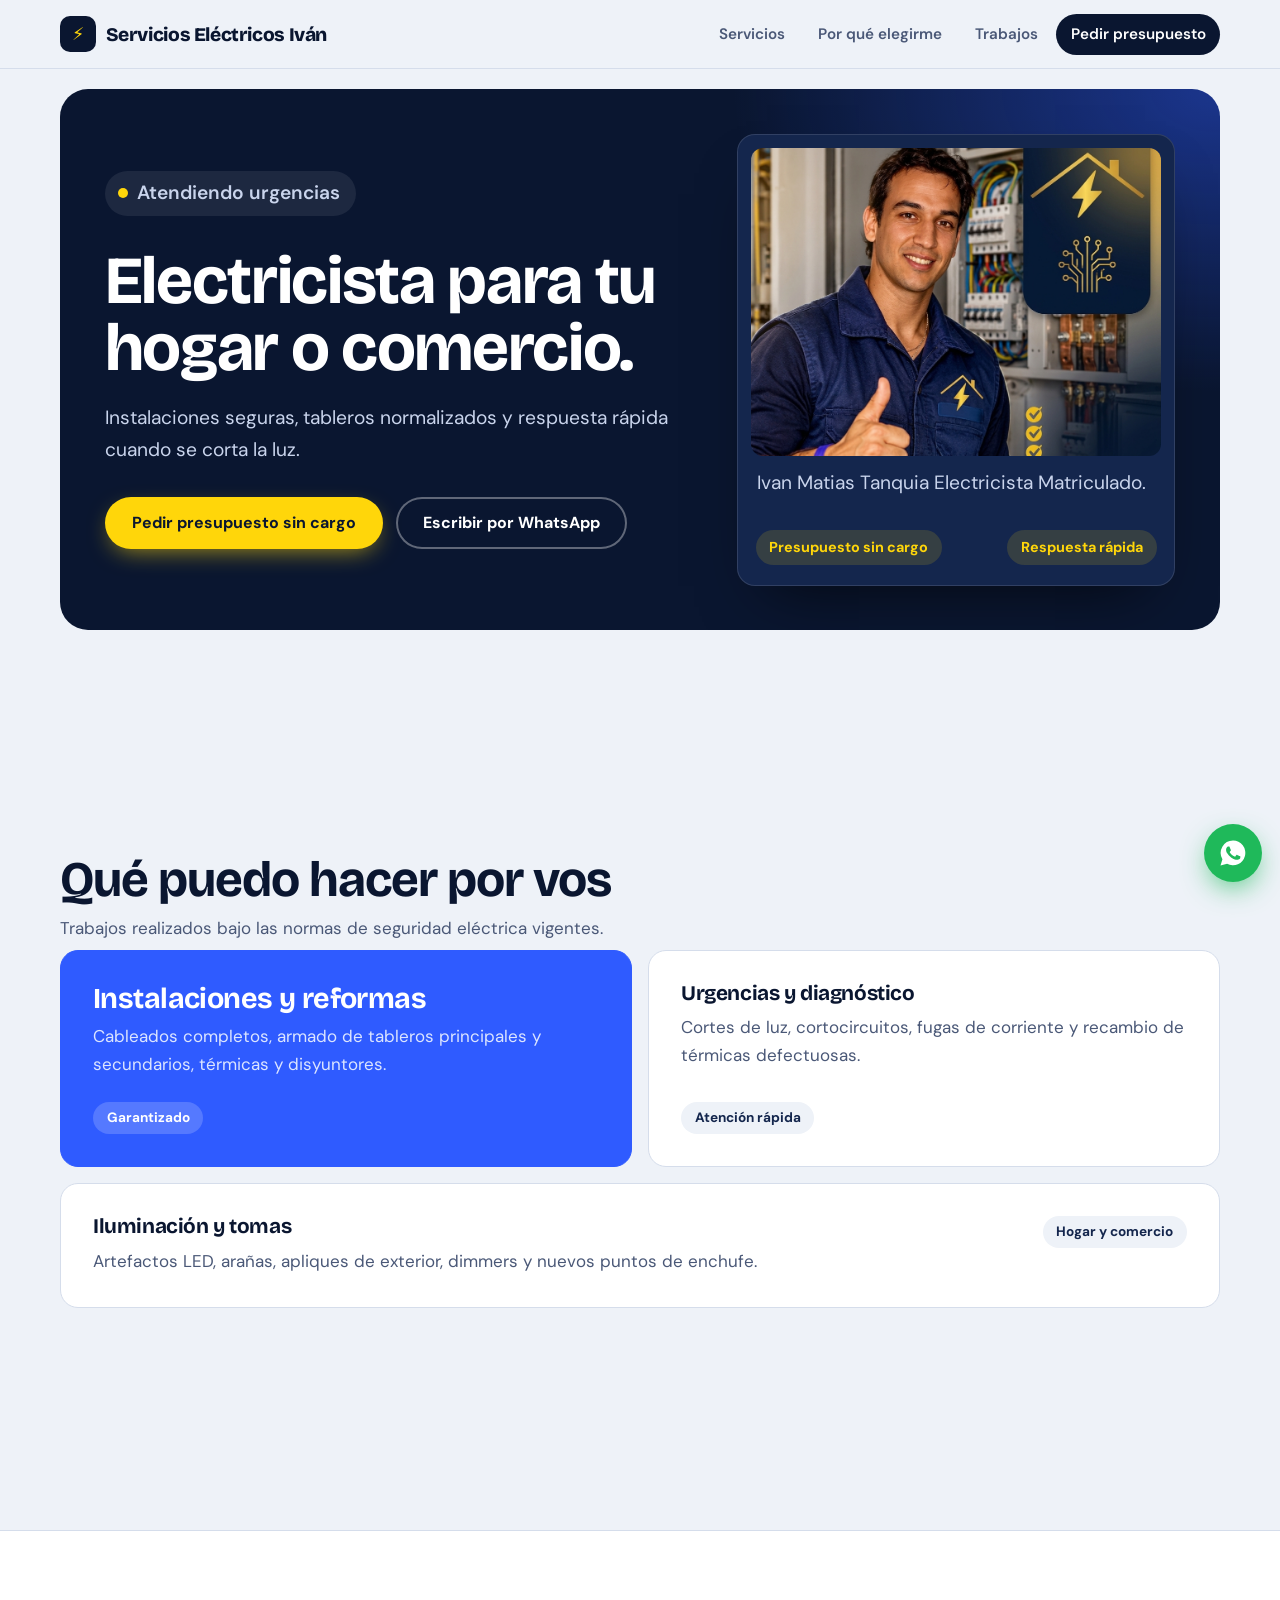
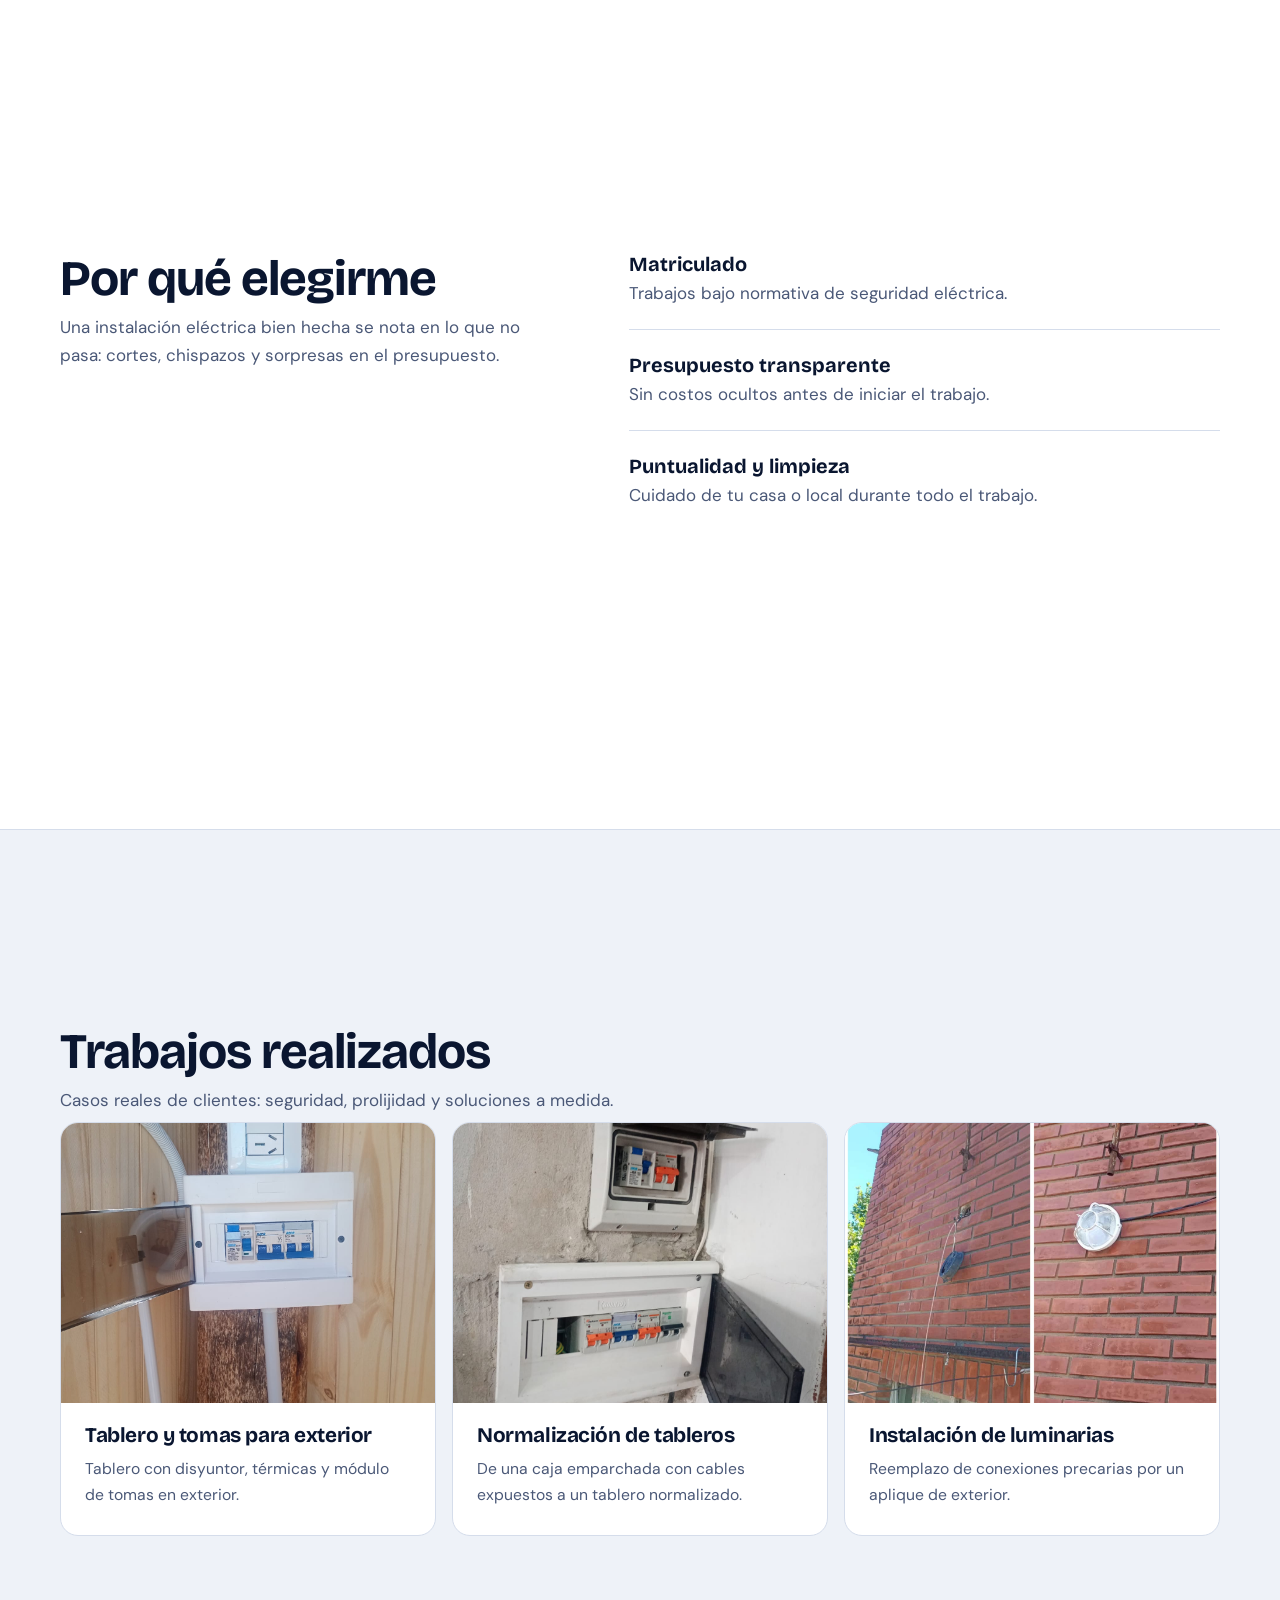
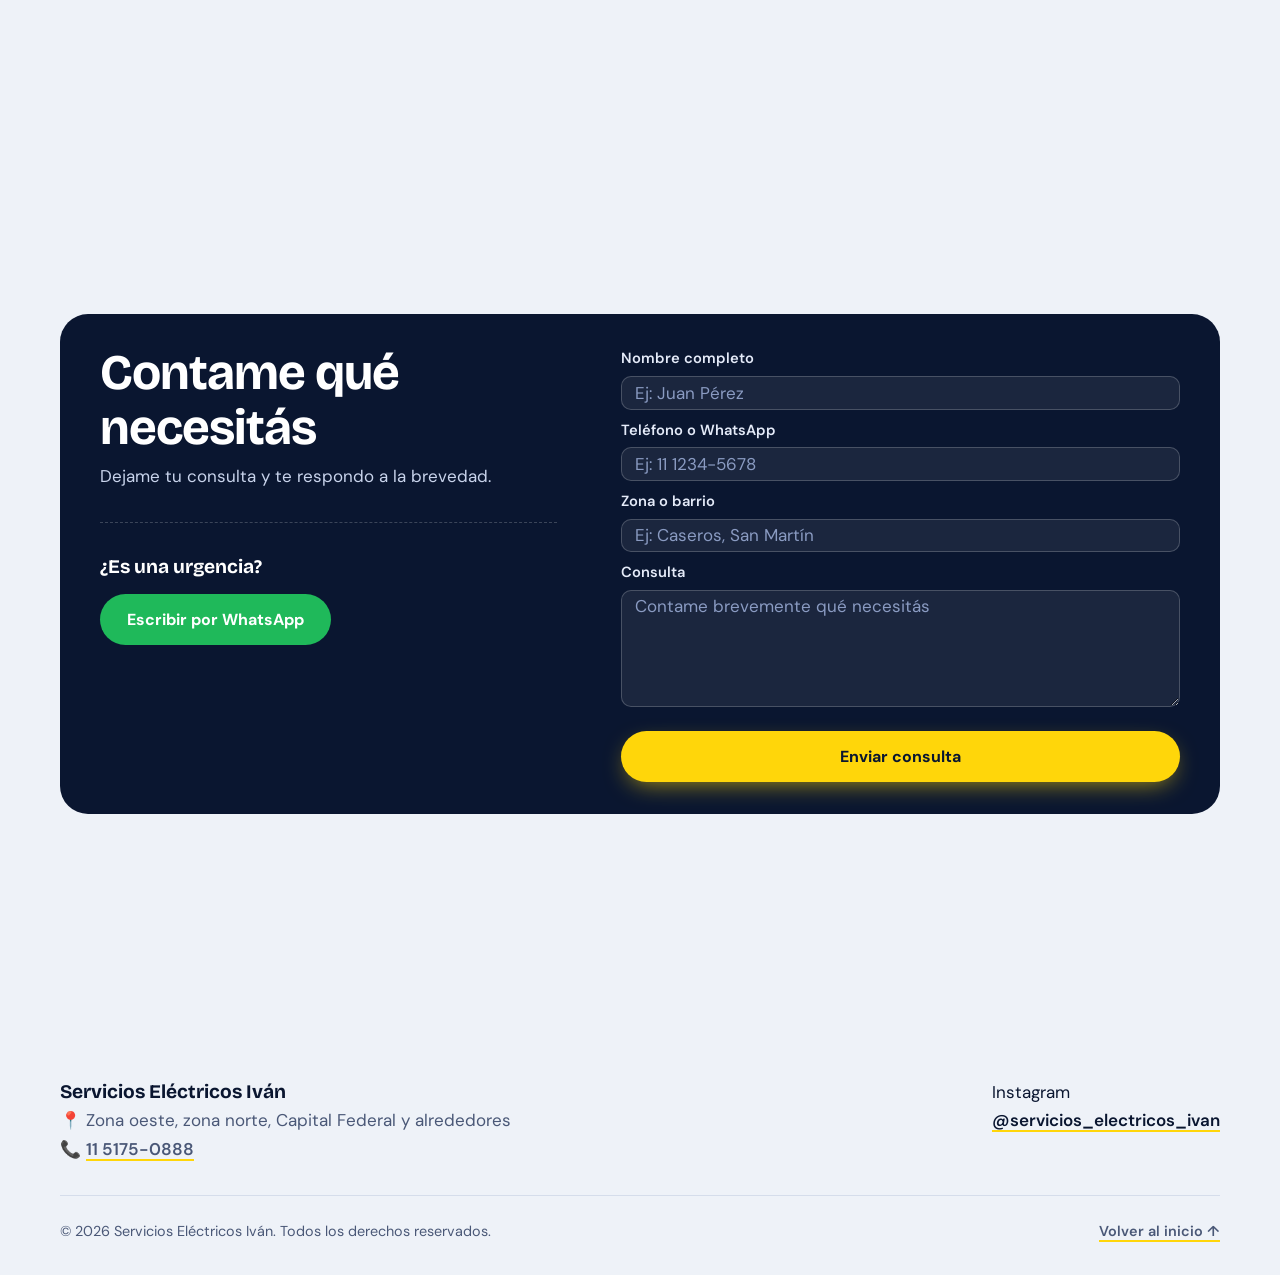
<file: index.html>
<!DOCTYPE html>
<html lang="es-AR">
<head>
  <meta charset="UTF-8">
  <meta name="viewport" content="width=device-width, initial-scale=1.0">
  <meta name="theme-color" content="#0A1630">
  <title>Electricista matriculado en Tres de Febrero | Servicios Eléctricos Iván</title>
  <meta name="description" content="Electricista matriculado en zona oeste, zona norte y CABA. Instalaciones, tableros, urgencias y reparaciones. Presupuesto sin cargo.">

  <!-- Open Graph: vista previa al compartir por WhatsApp -->
  <meta property="og:title" content="Servicios Eléctricos Iván | Electricista matriculado">
  <meta property="og:description" content="Soluciones rápidas, seguras y garantizadas para tu hogar o comercio.">
  <meta property="og:image" content="img/tablero-nuevo.jpeg"> <!-- ideal: URL absoluta de tu dominio -->
  <meta property="og:type" content="website">
  <meta property="og:locale" content="es_AR">

  <link rel="icon" href="favicon.ico" type="image/x-icon">

  <!-- Tipografías -->
  <link rel="preconnect" href="https://fonts.googleapis.com">
  <link rel="preconnect" href="https://fonts.gstatic.com" crossorigin>
  <link href="https://fonts.googleapis.com/css2?family=Bricolage+Grotesque:opsz,wght@12..96,600;12..96,800&family=DM+Sans:wght@400;500;700&display=swap" rel="stylesheet">

  <link rel="stylesheet" href="css/estilos.css">

  <!-- Datos estructurados: ayudan a aparecer en Google Maps y búsquedas locales -->
  <script type="application/ld+json">
  {
    "@context": "https://schema.org",
    "@type": "Electrician",
    "name": "Servicios Eléctricos Iván",
    "telephone": "+5491151750888",
    "areaServed": ["Zona Oeste", "Zona Norte", "Ciudad Autónoma de Buenos Aires"],
    "sameAs": ["https://www.instagram.com/servicio_electricos_ivan"]
  }
  </script>
</head>

<body id="inicio">

  <header class="header">
    <div class="contenedor header-in">
      <a href="#inicio" class="marca" aria-label="Servicios Eléctricos Iván, ir al inicio">
        <span class="marca-rayo" aria-hidden="true">⚡</span>
        Servicios Eléctricos Iván
      </a>
      <nav class="nav" aria-label="Principal">
        <ul>
          <li><a href="#servicios">Servicios</a></li>
          <li><a href="#sobre-mi">Por qué elegirme</a></li>
          <li><a href="#trabajos">Trabajos</a></li>
          <li><a href="#contacto" class="nav-cta">Pedir presupuesto</a></li>
        </ul>
      </nav>
    </div>
  </header>

  <main>
    <!-- HERO -->
    <section class="hero">
      <div class="contenedor">
        <div class="hero-caja">
          <div>
            <p class="hero-estado"><span class="led" aria-hidden="true"></span> Atendiendo urgencias</p>
            <h1>Electricista para tu hogar o comercio.</h1>
            <p>Instalaciones seguras, tableros normalizados y respuesta rápida cuando se corta la luz.</p>
            <div class="hero-botones">
              <a href="#contacto" class="btn btn-senal">Pedir presupuesto sin cargo</a>
              <a href="https://wa.me/5491151750888?text=Hola,%20vi%20tu%20p%C3%A1gina%20web%20y%20quiero%20consultar%20por%20un%20presupuesto"
                 target="_blank" rel="noopener noreferrer" class="btn btn-borde">Escribir por WhatsApp</a>
            </div>
          </div>

          <!-- Foto real + puntos clave en lenguaje simple -->
          <div class="hero-foto">
            <img src="img/ivan-tablero.jpg" alt="Ivan y un tablero eléctrico" >
            <p class="hero-foto-pie">Ivan Matias Tanquia Electricista Matriculado.</p>
            <ul class="hero-puntos">
              <li>Presupuesto sin cargo</li>
              <li>Respuesta rápida</li>
            </ul>
          </div>
        </div>
      </div>
    </section>

    <!-- SERVICIOS -->
    <section id="servicios" class="seccion">
      <div class="contenedor">
        <h2>Qué puedo hacer por vos</h2>
        <p class="intro">Trabajos realizados bajo las normas de seguridad eléctrica vigentes.</p>

        <div class="bento">
          <article class="bloque bloque-grande">
            <div>
              <h3>Instalaciones y reformas</h3>
              <p>Cableados completos, armado de tableros principales y secundarios, térmicas y disyuntores.</p>
            </div>
            <span class="etiqueta">Garantizado</span>
          </article>

          <article class="bloque">
            <div>
              <h3>Urgencias y diagnóstico</h3>
              <p>Cortes de luz, cortocircuitos, fugas de corriente y recambio de térmicas defectuosas.</p>
            </div>
            <span class="etiqueta">Atención rápida</span>
          </article>

          <article class="bloque">
            <div>
              <h3>Iluminación y tomas</h3>
              <p>Artefactos LED, arañas, apliques de exterior, dimmers y nuevos puntos de enchufe.</p>
            </div>
            <span class="etiqueta">Hogar y comercio</span>
          </article>
        </div>
      </div>
    </section>

    <!-- POR QUÉ ELEGIRME -->
    <section id="sobre-mi" class="seccion confianza">
      <div class="contenedor confianza-grid">
        <div>
          <h2>Por qué elegirme</h2>
          <p class="intro">Una instalación eléctrica bien hecha se nota en lo que no pasa: cortes, chispazos y sorpresas en el presupuesto.</p>
        </div>
        <ul class="beneficios">
          <li><strong>Matriculado</strong><span>Trabajos bajo normativa de seguridad eléctrica.</span></li>
          <li><strong>Presupuesto transparente</strong><span>Sin costos ocultos antes de iniciar el trabajo.</span></li>
          <li><strong>Puntualidad y limpieza</strong><span>Cuidado de tu casa o local durante todo el trabajo.</span></li>
        </ul>
      </div>
    </section>

    <!-- TRABAJOS -->
    <section id="trabajos" class="seccion">
      <div class="contenedor">
        <h2>Trabajos realizados</h2>
        <p class="intro">Casos reales de clientes: seguridad, prolijidad y soluciones a medida.</p>

        <div class="galeria">
          <article class="trabajo">
            <div class="trabajo-img">
              <img src="img/tablero-nuevo.jpeg" alt="Tablero eléctrico para iluminación y bomba de pileta" loading="lazy" width="700" height="500">
            </div>
            <div class="trabajo-info">
              <h3>Tablero y tomas para exterior</h3>
              <p>Tablero con disyuntor, térmicas y módulo de tomas en exterior.</p>
            </div>
          </article>

          <article class="trabajo">
            <div class="trabajo-img">
              <img src="img/tablero-despues.jpeg" alt="Antes y después de la reestructuración de un tablero eléctrico" loading="lazy" width="700" height="500">
            </div>
            <div class="trabajo-info">
              <h3>Normalización de tableros</h3>
              <p>De una caja emparchada con cables expuestos a un tablero normalizado.</p>
            </div>
          </article>

          <article class="trabajo">
            <div class="trabajo-img">
              <img src="img/iluminacion.jpeg" alt="Antes y después de instalar un aplique tortuga en una fachada" loading="lazy" width="700" height="500">
            </div>
            <div class="trabajo-info">
              <h3>Instalación de luminarias</h3>
              <p>Reemplazo de conexiones precarias por un aplique de exterior.</p>
            </div>
          </article>
        </div>
      </div>
    </section>

    <!-- CONTACTO -->
    <section id="contacto" class="seccion" style="padding-top:0">
      <div class="contenedor">
        <div class="contacto-caja">
          <div>
            <h2>Contame qué necesitás</h2>
            <p>Dejame tu consulta y te respondo a la brevedad.</p>
            <div class="urgencia">
              <strong>¿Es una urgencia?</strong>
              <a href="https://wa.me/5491151750888?text=Hola,%20vi%20tu%20p%C3%A1gina%20web%20y%20quiero%20consultar%20por%20un%20presupuesto"
                 target="_blank" rel="noopener noreferrer" class="btn btn-wsp">Escribir por WhatsApp</a>
            </div>
          </div>

          <form action="https://formspree.io/f/xzedejrn" method="POST" class="form">
            <!-- Al publicar, reemplazá por la URL real de tu sitio -->
            <input type="hidden" name="_next" value="https://servicioselectricosivan.com.ar/gracias.html">

            <div class="campo">
              <label for="nombre">Nombre completo</label>
              <input type="text" id="nombre" name="nombre" placeholder="Ej: Juan Pérez" autocomplete="name" required>
            </div>
            <div class="campo">
              <label for="telefono">Teléfono o WhatsApp</label>
              <input type="tel" id="telefono" name="telefono" placeholder="Ej: 11 1234-5678" autocomplete="tel" required>
            </div>
            <div class="campo">
              <label for="zona">Zona o barrio</label>
              <input type="text" id="zona" name="zona" placeholder="Ej: Caseros, San Martín">
            </div>
            <div class="campo">
              <label for="mensaje">Consulta</label>
              <textarea id="mensaje" name="mensaje" rows="4" placeholder="Contame brevemente qué necesitás" required></textarea>
            </div>
            <button type="submit" class="btn btn-senal" id="boton">Enviar consulta</button>
          </form>
        </div>
      </div>
    </section>
  </main>

  <footer class="footer">
    <div class="contenedor">
      <div class="footer-in">
        <address>
          <strong>Servicios Eléctricos Iván</strong><br>
          📍 Zona oeste, zona norte, Capital Federal y alrededores<br>
          📞 <a href="tel:+5491151750888">11 5175-0888</a>
        </address>
        <div>
          Instagram<br>
          <a href="https://www.instagram.com/servicios_electricos_ivan" target="_blank" rel="noopener noreferrer">@servicios_electricos_ivan</a>
        </div>
      </div>
      <div class="footer-pie">
        <span>&copy; 2026 Servicios Eléctricos Iván. Todos los derechos reservados.</span>
        <a href="#inicio">Volver al inicio ↑</a>
      </div>
    </div>
  </footer>

  <!-- WhatsApp flotante -->
  <a class="wsp-flotante" href="https://wa.me/5491151750888?text=Hola,%20vi%20tu%20p%C3%A1gina%20web%20y%20quiero%20consultar%20por%20un%20presupuesto"
     target="_blank" rel="noopener noreferrer" aria-label="Escribir por WhatsApp">
    <svg viewBox="0 0 24 24" aria-hidden="true"><path d="M12.04 2a9.9 9.9 0 0 0-8.5 14.9L2 22l5.27-1.38A9.9 9.9 0 1 0 12.04 2Zm5.8 14.05c-.25.7-1.45 1.33-2 1.38-.52.05-1 .24-3.4-.7-2.87-1.13-4.7-4.07-4.84-4.26-.14-.19-1.15-1.53-1.15-2.92s.73-2.07.99-2.35c.26-.28.56-.35.75-.35h.54c.17 0 .41-.07.64.49.24.57.8 1.97.87 2.11.07.14.12.31.02.5-.09.19-.14.31-.28.47-.14.17-.3.37-.42.5-.14.14-.29.29-.12.57.16.28.73 1.2 1.56 1.94 1.07.95 1.98 1.25 2.26 1.39.28.14.45.12.61-.07.17-.19.7-.82.89-1.1.19-.28.38-.23.64-.14.26.09 1.65.78 1.93.92.28.14.47.21.54.33.07.12.07.68-.18 1.38Z"/></svg>
  </a>

</body>
</html>
</file>
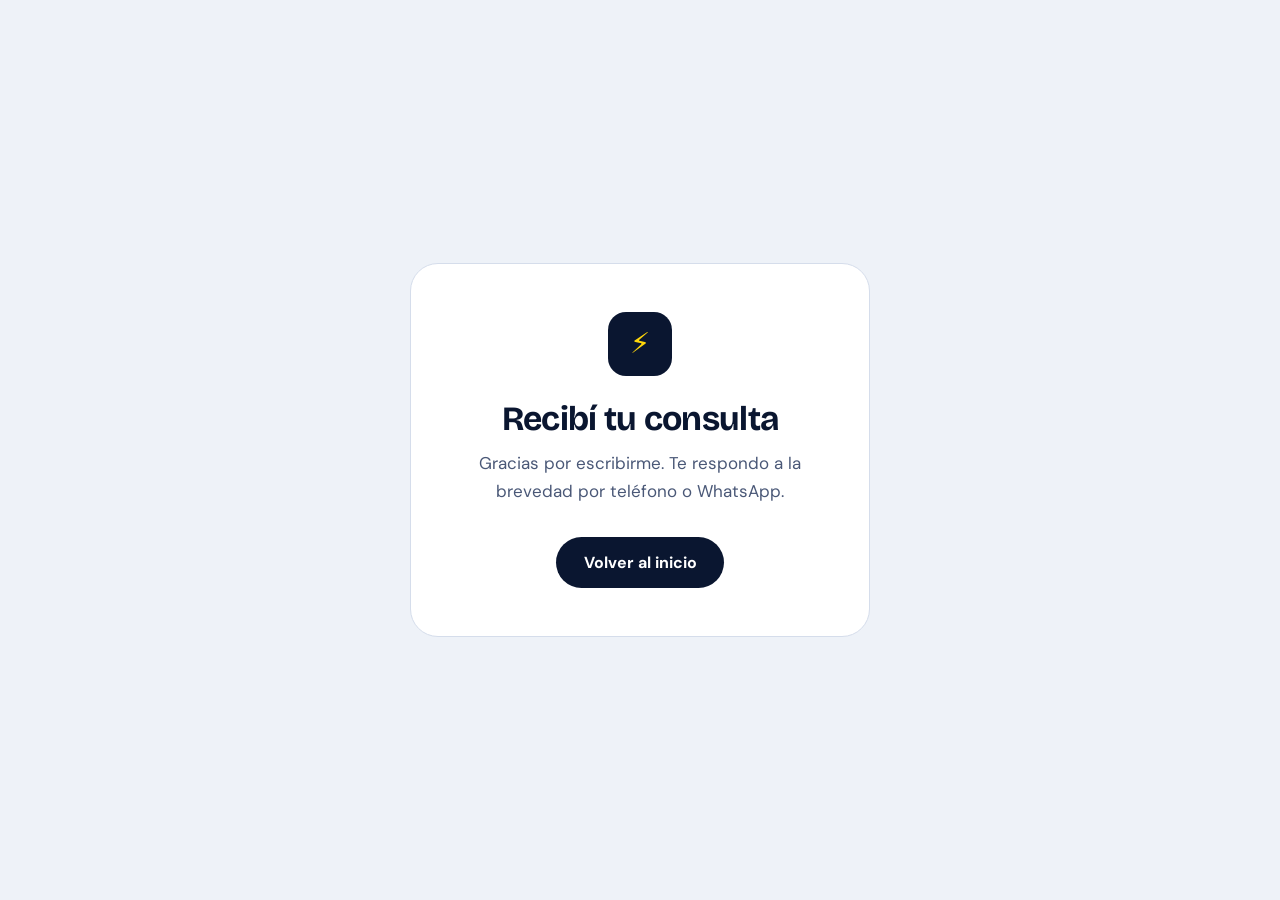
<file: gracias.html>
<!DOCTYPE html>
<html lang="es-AR">
<head>
  <meta charset="UTF-8">
  <meta name="viewport" content="width=device-width, initial-scale=1.0">
  <meta name="robots" content="noindex">
  <title>Consulta enviada | Servicios Eléctricos Iván</title>
  <link rel="preconnect" href="https://fonts.googleapis.com">
  <link rel="preconnect" href="https://fonts.gstatic.com" crossorigin>
  <link href="https://fonts.googleapis.com/css2?family=Bricolage+Grotesque:opsz,wght@12..96,600;12..96,800&family=DM+Sans:wght@400;500;700&display=swap" rel="stylesheet">
  <link rel="stylesheet" href="css/estilos.css">
</head>
<body>
  <main class="gracias">
    <div class="gracias-caja">
      <span class="marca-rayo" aria-hidden="true">⚡</span>
      <h1>Recibí tu consulta</h1>
      <p>Gracias por escribirme. Te respondo a la brevedad por teléfono o WhatsApp.</p>
      <a href="index.html" class="btn">Volver al inicio</a>
    </div>
  </main>
</body>
</html>
</file>
<file: css/estilos.css>
/* ==========================================================================
   Servicios Eléctricos Iván — estilos 2026
   Concepto: "tablero eléctrico". Base clara y fría, bloque azul noche,
   amarillo señal usado solo donde hay acción o energía.
   ========================================================================== */

:root {
  --noche: #0A1630;
  --noche-2: #14264D;
  --azul: #2F5BFF;
  --senal: #FFD60A;
  --papel: #EEF2F8;
  --blanco: #FFFFFF;
  --tinta: #0A1630;
  --tinta-suave: #4A5877;
  --linea: #D5DDEB;
  --wsp: #1FB95A;

  --f-titulo: 'Bricolage Grotesque', 'Segoe UI', system-ui, sans-serif;
  --f-texto: 'DM Sans', system-ui, -apple-system, 'Segoe UI', sans-serif;

  --r-grande: 28px;
  --r-medio: 18px;
  --r-chico: 10px;
  --ancho: 1160px;
}

*, *::before, *::after { box-sizing: border-box; margin: 0; padding: 0; }

html { scroll-behavior: smooth; }

body {
  font-family: var(--f-texto);
  font-size: 1.0625rem;
  line-height: 1.65;
  color: var(--tinta);
  background: var(--papel);
  -webkit-font-smoothing: antialiased;
}

img { max-width: 100%; display: block; }
a { color: inherit; }

:focus-visible { outline: 3px solid var(--azul); outline-offset: 3px; border-radius: 4px; }

h1, h2, h3 { font-family: var(--f-titulo); line-height: 1.1; letter-spacing: -0.02em; }
h2 { font-size: clamp(2rem, 4.5vw, 3.1rem); margin-bottom: 0.4rem; }
h3 { font-size: 1.3rem; margin-bottom: 0.5rem; }

.contenedor { width: min(100% - 2.5rem, var(--ancho)); margin-inline: auto; }
.seccion {
  padding-block: 2rem;
  
  min-height: 100vh; /* Hace que cada sección ocupe toda la altura de la pantalla */
  display: flex;
  flex-direction: column;
  justify-content: center; /* Centra el contenido verticalmente en la pantalla */
}
.intro { max-width: 52ch; color: var(--tinta-suave); margin-bottom: .5rem; }

/* ---------- Botones ---------- */
.btn {
  display: inline-flex; align-items: center; justify-content: center; gap: .5rem;
  padding: .95rem 1.7rem; border-radius: 999px; border: 0;
  font: 700 1rem var(--f-texto); text-decoration: none; cursor: pointer;
  transition: transform .2s, box-shadow .2s, background-color .2s;
}
.btn:hover { transform: translateY(-2px); }
.btn-senal { background: var(--senal); color: var(--noche); box-shadow: 0 8px 24px -8px rgba(255, 214, 10, .7); }
.btn-borde { background: transparent; color: var(--blanco); box-shadow: inset 0 0 0 2px rgba(255, 255, 255, .35); }
.btn-borde:hover { box-shadow: inset 0 0 0 2px var(--blanco); }
.btn-wsp { background: var(--wsp); color: var(--blanco); }

/* ---------- Header ---------- */
.header {
  position: sticky; top: 0; z-index: 50;
  background: rgba(238, 242, 248, .82);
  backdrop-filter: blur(14px); -webkit-backdrop-filter: blur(14px);
  border-bottom: 1px solid var(--linea);
}
.header-in { display: flex; align-items: center; justify-content: space-between; gap: 1rem; padding-block: .85rem; }
.marca { display: flex; align-items: center; gap: .6rem; text-decoration: none; font: 800 1.2rem var(--f-titulo); letter-spacing: -.02em; }
.marca-rayo { display: grid; place-items: center; width: 36px; height: 36px; border-radius: 10px; background: var(--noche); color: var(--senal); font-size: 1.1rem; }
.nav ul { display: flex; align-items: center; gap: .25rem; list-style: none; }
.nav a { display: block; padding: .5rem .9rem; border-radius: 999px; text-decoration: none; font-weight: 600; font-size: .95rem; color: var(--tinta-suave); transition: background-color .2s, color .2s; }
.nav a:hover { background: var(--blanco); color: var(--tinta); }
.nav .nav-cta { background: var(--noche); color: var(--blanco); }
.nav .nav-cta:hover { background: var(--azul); color: var(--blanco); }

/* ---------- Hero ---------- */
.hero { padding-block: 1.25rem 0; }
.hero-caja {
  position: relative; overflow: hidden;
  display: grid; grid-template-columns: 1.15fr .85fr; gap: 2.5rem; align-items: center;
  background:
    radial-gradient(60% 80% at 100% 0%, rgba(47, 91, 255, .45), transparent 70%),
    var(--noche);
  color: var(--blanco);
  border-radius: var(--r-grande);
  padding: clamp(1.5rem, 3.5vw, 3rem);
}
.hero-estado {
  display: inline-flex; align-items: center; gap: .6rem; margin-bottom: 1.5rem;
  padding: .4rem 1rem .4rem .8rem; border-radius: 999px;
  background: rgba(255, 255, 255, .08); font-size: .9rem; font-weight: 600;
}
.led { width: 10px; height: 10px; border-radius: 50%; background: var(--senal); box-shadow: 0 0 0 0 rgba(255, 214, 10, .7); animation: pulso 2s infinite; }
@keyframes pulso { 70% { box-shadow: 0 0 0 10px rgba(255, 214, 10, 0); } 100% { box-shadow: 0 0 0 0 rgba(255, 214, 10, 0); } }
.hero h1 { font-size: clamp(2.2rem, 5.5vw, 4.2rem); line-height: 1; margin-bottom: 1.25rem; }
.hero p { max-width: 44ch; font-size: 1.2rem; color: #C9D4EC; margin-bottom: 2rem; }
.hero-botones { display: flex; flex-wrap: wrap; gap: .8rem; }

/* Foto real del hero */
.hero-foto { background: var(--noche-2); border: 1px solid rgba(255, 255, 255, .12); border-radius: var(--r-medio); padding: .8rem; box-shadow: 0 30px 60px -30px rgba(0, 0, 0, .7); }
.hero-foto img { width: 100%; aspect-ratio: 4 / 3;
                 object-fit: cover; 
                 object-position: center 5%; 
                 border-radius: 12px; }
                 
.hero-foto-pie { font-size: .9rem; 
                 color: #9FB0D3; 
                 margin: .7rem .4rem .5rem; }
.hero-puntos { list-style: none; display: flex; flex-wrap: wrap; gap: .5rem; padding: 0 .3rem .4rem; justify-content: space-between;}
.hero-puntos li { padding: .35rem .85rem; border-radius: 999px; background: rgba(255, 214, 10, .14); color: var(--senal); font-size: .9rem; font-weight: 700; }

/* ---------- Servicios (bento) ---------- */
#servicios{
  scroll-margin-top: 40px;
}
.bento { display: grid; grid-template-columns: repeat(6, 1fr); gap: 1rem; }
.bloque { background: var(--blanco); border: 1px solid var(--linea); border-radius: var(--r-medio); padding: 2rem; display: flex; flex-direction: column; justify-content: space-between; gap: 1.5rem; }
.bloque p { color: var(--tinta-suave); }
.bloque-grande { grid-column: span 3; background: var(--azul); border-color: var(--azul); color: var(--blanco); }
.bloque-grande p { color: #DCE5FF; }
.bloque-grande h3 { font-size: 1.8rem; }
.bloque:nth-child(2) { grid-column: span 3; }
.bloque:nth-child(3) { grid-column: span 6; flex-direction: row; align-items: center; flex-wrap: wrap; }
.bloque:nth-child(3) div { flex: 1 1 340px; }
.etiqueta { align-self: flex-start; padding: .3rem .85rem; border-radius: 999px; background: var(--papel); font-size: .85rem; font-weight: 700; color: var(--noche-2); }
.bloque-grande .etiqueta { background: rgba(255, 255, 255, .18); color: var(--blanco); }

/* ---------- Por qué elegirme ---------- */
#sobre-mi{
  scroll-margin-top: 20px;
}
.confianza { background: var(--blanco); border-block: 1px solid var(--linea); }
.confianza-grid { display: grid; grid-template-columns: 1fr 1.2fr; gap: clamp(2rem, 6vw, 5rem); align-items: start; }
.beneficios { list-style: none; }
.beneficios li { padding: 1.4rem 0; border-bottom: 1px solid var(--linea); }
.beneficios li:first-child { padding-top: 0; }
.beneficios li:last-child { border: 0; padding-bottom: 0; }
.beneficios strong { display: block; font: 700 1.25rem var(--f-titulo); margin-bottom: .2rem; }
.beneficios span { color: var(--tinta-suave); }

/* ---------- Trabajos ---------- */
#trabajos{
  scroll-margin-top: 40px;
}
.galeria { display: grid; grid-template-columns: repeat(auto-fit, minmax(290px, 1fr)); gap: 1rem; }
.trabajo { background: var(--blanco); border: 1px solid var(--linea); border-radius: var(--r-medio); overflow: hidden; }
.trabajo-img { aspect-ratio: 4 / 3; background: var(--linea); overflow: hidden; }
.trabajo-img img { width: 100%; height: 100%; object-fit: cover; transition: transform .5s; }
.trabajo:hover .trabajo-img img { transform: scale(1.04); }
.trabajo-info { padding: 1.4rem 1.5rem 1.7rem; }
.trabajo-info p { color: var(--tinta-suave); font-size: .98rem; }

/* ---------- Contacto ---------- */
#contacto{
  scroll-margin-top: 60px;
}
.contacto-caja {
  display: grid; grid-template-columns: .9fr 1.1fr; gap: clamp(2rem, 5vw, 4rem);
  background: var(--noche); color: var(--blanco);
  border-radius: var(--r-grande); padding: 2rem 2.5rem;;
}
.contacto-caja p { color: #C9D4EC; margin-bottom: 1rem; }
.urgencia { margin-top: 2rem; padding-top: 2rem; border-top: 1px dashed rgba(255, 255, 255, .2); }
.urgencia strong { display: block; font: 700 1.2rem var(--f-titulo); margin-bottom: 1rem; }

.form { display: grid; gap: .5rem; }
.campo label { display: block; font-weight: 600; font-size: .92rem; margin-bottom: .35rem; color: #E4EAF8; }
.campo input, .campo textarea {
  width: 100%; padding: .1rem .8rem; font: inherit; color: var(--blanco);
  background: rgba(255, 255, 255, .07); border: 1px solid rgba(255, 255, 255, .2); border-radius: var(--r-chico);
  transition: border-color .2s, background-color .2s;
}
.campo input::placeholder, .campo textarea::placeholder { color: #8A9BC2; }
.campo input:focus, .campo textarea:focus { outline: none; border-color: var(--senal); background: rgba(255, 255, 255, .12); }
.campo textarea { resize: vertical; min-height: 60px; }
.form .btn { width: 100%; margin-top: .5rem; }

/* ---------- Footer ---------- */
.footer { padding-block: 3rem 2rem; }
.footer-in { display: flex; flex-wrap: wrap; justify-content: space-between; gap: 2rem; margin-bottom: 2rem; }
.footer address { font-style: normal; color: var(--tinta-suave); }
.footer address strong { color: var(--tinta); font: 700 1.2rem var(--f-titulo); }
.footer a { font-weight: 600; text-decoration-color: var(--senal); text-underline-offset: 4px; text-decoration-thickness: 2px; }
.footer-pie { display: flex; flex-wrap: wrap; justify-content: space-between; gap: 1rem; padding-top: 1.5rem; border-top: 1px solid var(--linea); font-size: .9rem; color: var(--tinta-suave); }

/* Botón flotante de WhatsApp */
.wsp-flotante { position: fixed; right: 1.1rem; bottom: 1.1rem; z-index: 60; width: 58px; height: 58px; display: grid; place-items: center; border-radius: 50%; background: var(--wsp); color: var(--blanco); box-shadow: 0 10px 28px -6px rgba(31, 185, 90, .8); text-decoration: none; transition: transform .2s; }
.wsp-flotante:hover { transform: scale(1.08); }
.wsp-flotante svg { width: 30px; height: 30px; fill: currentColor; }

/* ---------- Página de gracias ---------- */
.gracias { min-height: 100vh; display: grid; place-items: center; padding: 1.5rem; }
.gracias-caja { max-width: 460px; text-align: center; background: var(--blanco); border: 1px solid var(--linea); border-radius: var(--r-grande); padding: 3rem 2rem; }
.gracias-caja .marca-rayo { margin: 0 auto 1.5rem; width: 64px; height: 64px; font-size: 1.8rem; border-radius: 18px; }
.gracias-caja p { color: var(--tinta-suave); margin: .75rem 0 2rem; }
.gracias-caja .btn { background: var(--noche); color: var(--blanco); }

/* ---------- Responsive ---------- */
@media (max-width: 900px) {
  .hero-caja, .confianza-grid, .contacto-caja { grid-template-columns: 1fr; }
  .bloque-grande, .bloque:nth-child(n) { grid-column: span 6; }
}
@media (max-width: 720px) {
  .nav li:not(:last-child) { display: none; }
  .bloque:nth-child(n) { grid-column: span 6; }
  .hero-botones .btn { width: 100%; }
}

@media (prefers-reduced-motion: reduce) {
  *, *::before, *::after { animation: none !important; transition: none !important; scroll-behavior: auto !important; }
}
</file>
